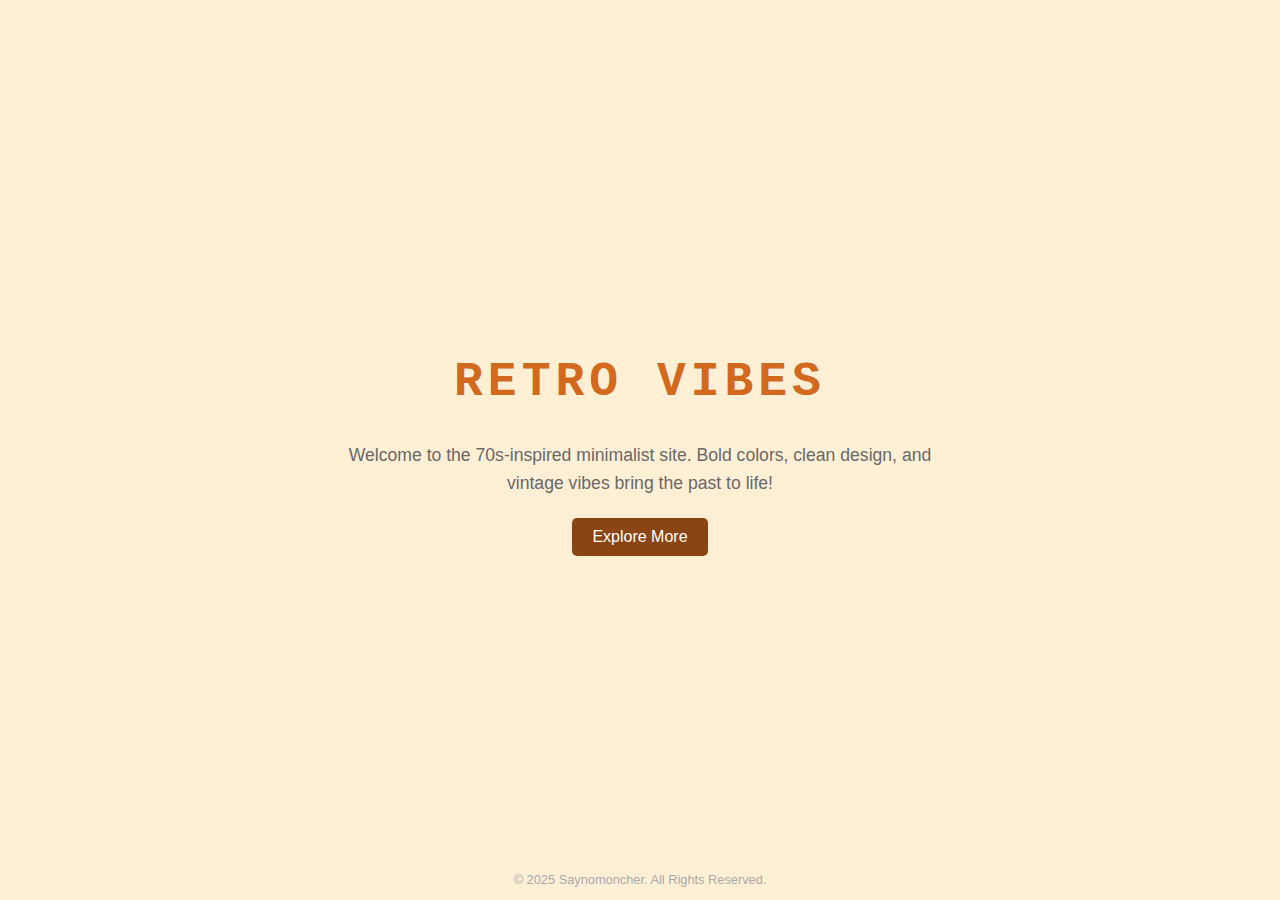
<file: index.html>
<!doctype html>
<html lang="en">
  <head>
    <meta charset="UTF-8" />
    <meta name="viewport" content="width=device-width, initial-scale=1.0" />
    <title>Retro 70s Minimalist</title>
    <style>
      /* General Reset */
      body,
      h1,
      p {
        margin: 0;
        padding: 0;
      }
      body {
        background-color: #ffefd5; /* Pale golden background */
        color: #2c2c2c; /* Deep gray text for contrast */
        font-family: "Arial", sans-serif;
        font-size: 16px;
        line-height: 1.6;
        display: flex;
        flex-direction: column;
        align-items: center;
        justify-content: center;
        height: 100vh;
        overflow: hidden;
        text-align: center;
      }
      h1 {
        font-size: 3rem;
        font-family: "Courier New", monospace; /* Retro font style */
        color: #d2691e; /* Chocolate brown */
        letter-spacing: 5px;
        margin-bottom: 20px;
      }
      p {
        font-size: 1.1rem;
        color: #696969; /* Dim gray */
        max-width: 600px;
      }
      .button {
        background-color: #8b4513; /* Saddle brown */
        color: #fff;
        padding: 10px 20px;
        margin-top: 20px;
        border: none;
        border-radius: 5px;
        font-size: 1rem;
        cursor: pointer;
        transition: background-color 0.3s;
      }
      .button:hover {
        background-color: #a0522d; /* Slightly lighter brown */
      }
      footer {
        position: absolute;
        bottom: 10px;
        font-size: 0.8rem;
        color: #a9a9a9; /* Dark gray */
      }
    </style>
  </head>
  <body>
    <h1>RETRO VIBES</h1>
    <p>
      Welcome to the 70s-inspired minimalist site. Bold colors, clean design,
      and vintage vibes bring the past to life!
    </p>
    <button class="button">Explore More</button>
    <footer>© 2025 Saynomoncher. All Rights Reserved.</footer>
  </body>
</html>
</file>
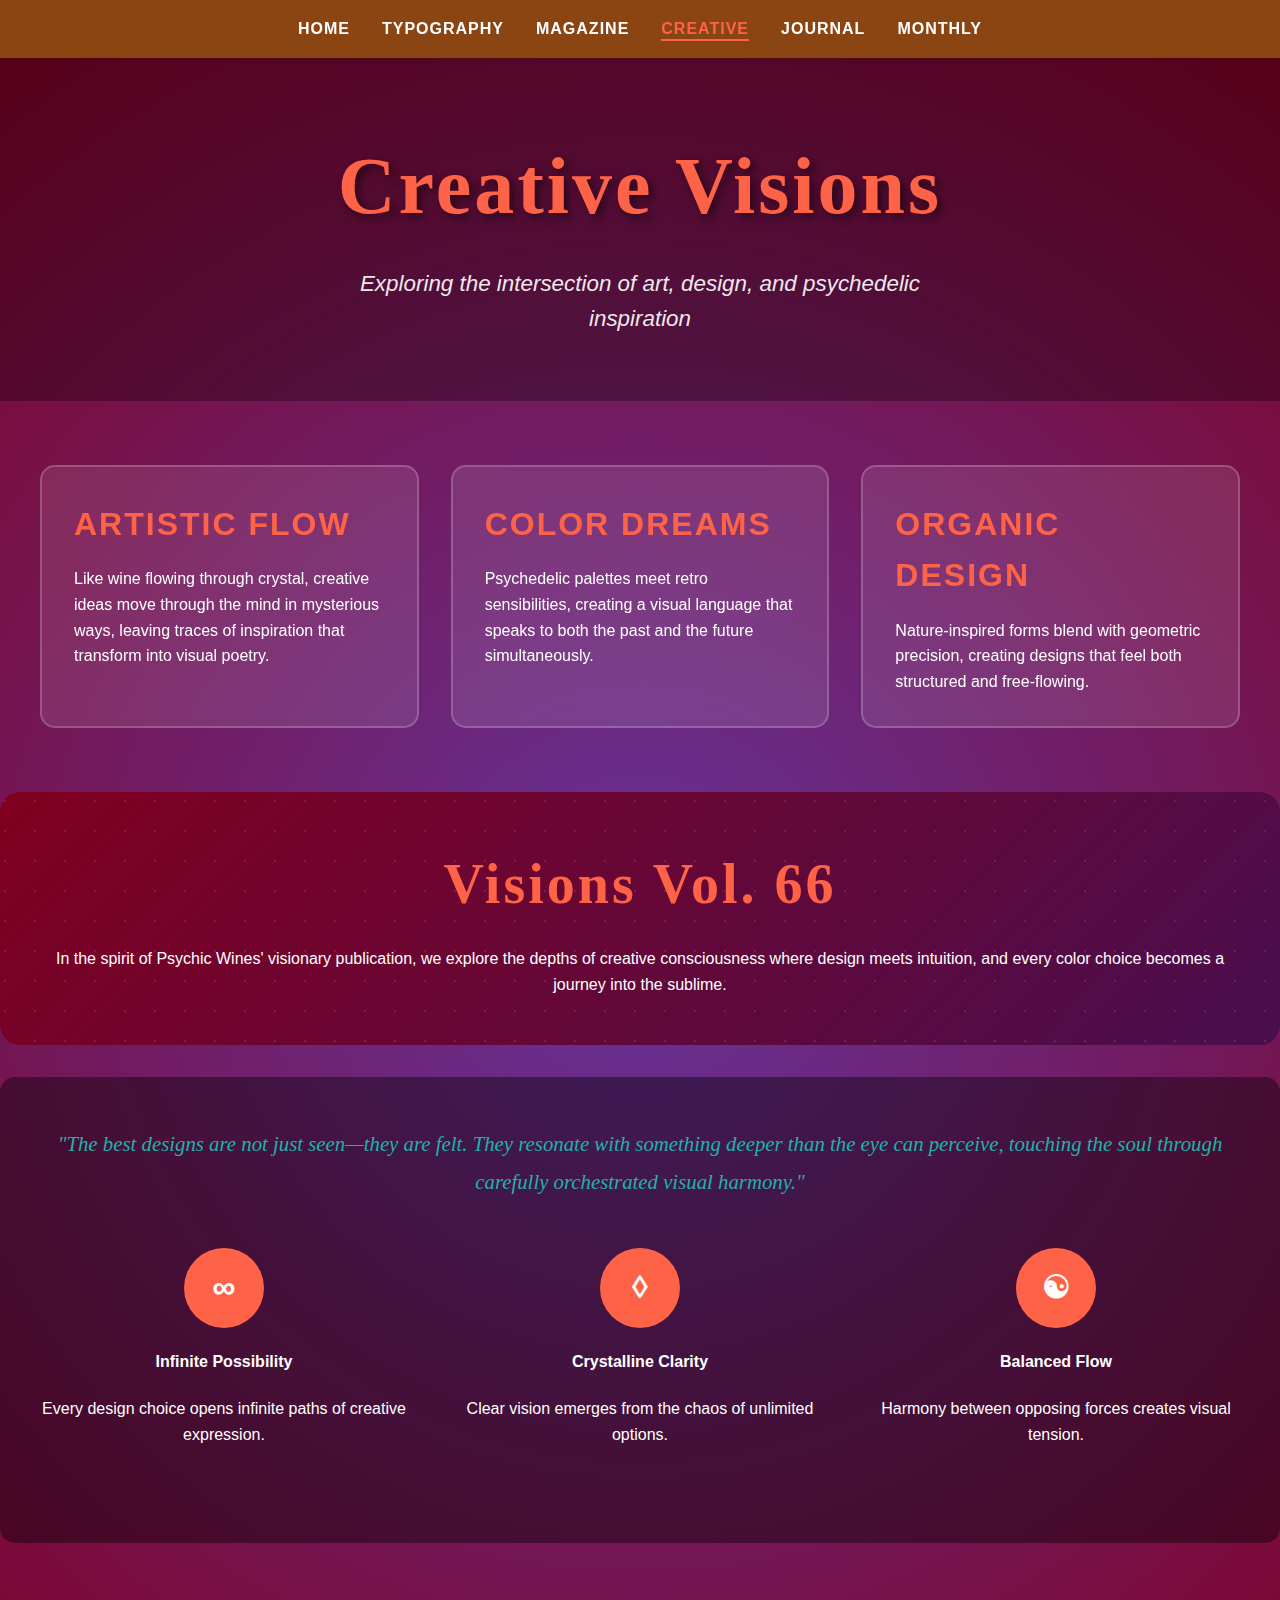
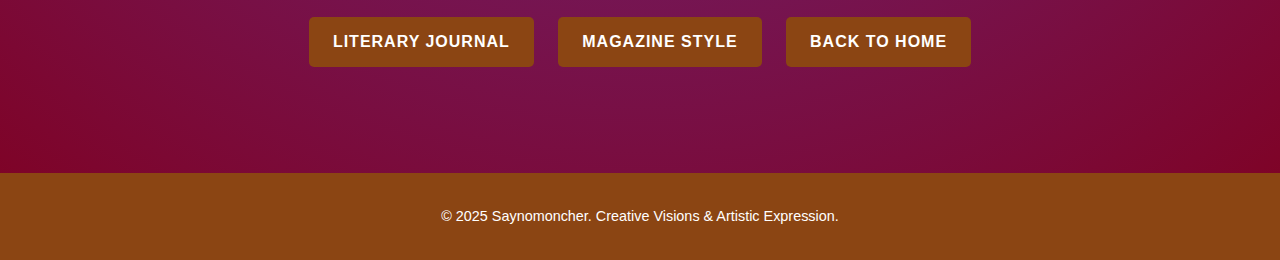
<file: creative.html>
<!DOCTYPE html>
<html lang="en">
<head>
  <meta charset="UTF-8">
  <meta name="viewport" content="width=device-width, initial-scale=1.0">
  <title>Creative Visions - Retro Vibes</title>
  <link rel="stylesheet" href="styles.css">
  <style>
    /* Creative page specific styling */
    body {
      background: radial-gradient(circle at center, var(--retro-purple), var(--retro-burgundy));
      min-height: 100vh;
      color: #fff;
    }
    
    .creative-hero {
      text-align: center;
      padding: 4rem 2rem;
      background: rgba(0,0,0,0.3);
      margin-bottom: 2rem;
    }
    
    .creative-hero h1 {
      font-family: 'Brush Script MT', cursive;
      font-size: 5rem;
      color: var(--retro-orange);
      text-shadow: 4px 4px 8px rgba(0,0,0,0.5);
      margin-bottom: 1rem;
      letter-spacing: 3px;
    }
    
    .creative-hero p {
      font-size: 1.4rem;
      font-style: italic;
      opacity: 0.9;
      max-width: 600px;
      margin: 0 auto;
    }
    
    .visions-grid {
      display: grid;
      grid-template-columns: repeat(auto-fit, minmax(300px, 1fr));
      gap: 2rem;
      padding: 2rem;
      max-width: 1200px;
      margin: 0 auto;
    }
    
    .vision-card {
      background: rgba(255,255,255,0.1);
      backdrop-filter: blur(10px);
      border-radius: 15px;
      padding: 2rem;
      border: 2px solid rgba(255,255,255,0.2);
      transition: transform 0.3s ease, box-shadow 0.3s ease;
    }
    
    .vision-card:hover {
      transform: translateY(-5px);
      box-shadow: 0 10px 25px rgba(0,0,0,0.3);
    }
    
    .vision-card h3 {
      font-family: 'Impact', sans-serif;
      color: var(--retro-orange);
      font-size: 2rem;
      margin-bottom: 1rem;
      text-transform: uppercase;
      letter-spacing: 2px;
    }
    
    .wine-inspired {
      background: linear-gradient(135deg, var(--retro-burgundy), #4a0e4e);
      color: #fff;
      padding: 3rem 2rem;
      margin: 2rem 0;
      border-radius: 20px;
      text-align: center;
      position: relative;
      overflow: hidden;
    }
    
    .wine-inspired::before {
      content: '';
      position: absolute;
      top: -50%;
      left: -50%;
      width: 200%;
      height: 200%;
      background: radial-gradient(circle, rgba(255,255,255,0.1) 1px, transparent 1px);
      background-size: 30px 30px;
      animation: float 20s linear infinite;
    }
    
    @keyframes float {
      0% { transform: translate(-50%, -50%) rotate(0deg); }
      100% { transform: translate(-50%, -50%) rotate(360deg); }
    }
    
    .wine-inspired h2 {
      font-family: 'Brush Script MT', cursive;
      font-size: 3.5rem;
      color: var(--retro-orange);
      margin-bottom: 1rem;
      position: relative;
      z-index: 1;
    }
    
    .psychic-section {
      background: rgba(0,0,0,0.4);
      padding: 3rem 2rem;
      margin: 2rem 0;
      border-radius: 15px;
      text-align: center;
    }
    
    .psychic-text {
      font-family: 'Georgia', serif;
      font-size: 1.3rem;
      font-style: italic;
      line-height: 1.8;
      color: var(--retro-teal);
      margin-bottom: 2rem;
    }
    
    .creative-elements {
      display: flex;
      justify-content: space-around;
      flex-wrap: wrap;
      gap: 2rem;
      margin: 3rem 0;
    }
    
    .element {
      text-align: center;
      flex: 1;
      min-width: 150px;
    }
    
    .element-icon {
      width: 80px;
      height: 80px;
      border-radius: 50%;
      background: var(--retro-orange);
      display: flex;
      align-items: center;
      justify-content: center;
      margin: 0 auto 1rem;
      font-size: 2rem;
      font-weight: bold;
      color: #fff;
    }
    
    @media (max-width: 768px) {
      .creative-hero h1 {
        font-size: 3rem;
      }
      
      .wine-inspired h2 {
        font-size: 2.5rem;
      }
      
      .creative-elements {
        flex-direction: column;
        align-items: center;
      }
    }
  </style>
</head>
<body>
  <nav>
    <ul>
      <li><a href="index.html">Home</a></li>
      <li><a href="typography.html">Typography</a></li>
      <li><a href="magazine.html">Magazine</a></li>
      <li><a href="creative.html" class="active">Creative</a></li>
      <li><a href="journal.html">Journal</a></li>
      <li><a href="monthly.html">Monthly</a></li>
    </ul>
  </nav>

  <header class="creative-hero">
    <h1>Creative Visions</h1>
    <p>Exploring the intersection of art, design, and psychedelic inspiration</p>
  </header>

  <div class="visions-grid">
    <div class="vision-card">
      <h3>Artistic Flow</h3>
      <p>Like wine flowing through crystal, creative ideas move through the mind in mysterious ways, leaving traces of inspiration that transform into visual poetry.</p>
    </div>
    
    <div class="vision-card">
      <h3>Color Dreams</h3>
      <p>Psychedelic palettes meet retro sensibilities, creating a visual language that speaks to both the past and the future simultaneously.</p>
    </div>
    
    <div class="vision-card">
      <h3>Organic Design</h3>
      <p>Nature-inspired forms blend with geometric precision, creating designs that feel both structured and free-flowing.</p>
    </div>
  </div>

  <section class="wine-inspired">
    <h2>Visions Vol. 66</h2>
    <p>In the spirit of Psychic Wines' visionary publication, we explore the depths of creative consciousness where design meets intuition, and every color choice becomes a journey into the sublime.</p>
  </section>

  <section class="psychic-section">
    <p class="psychic-text">
      "The best designs are not just seen—they are felt. They resonate with something deeper than the eye can perceive, touching the soul through carefully orchestrated visual harmony."
    </p>
    
    <div class="creative-elements">
      <div class="element">
        <div class="element-icon">∞</div>
        <h4>Infinite Possibility</h4>
        <p>Every design choice opens infinite paths of creative expression.</p>
      </div>
      
      <div class="element">
        <div class="element-icon">◊</div>
        <h4>Crystalline Clarity</h4>
        <p>Clear vision emerges from the chaos of unlimited options.</p>
      </div>
      
      <div class="element">
        <div class="element-icon">☯</div>
        <h4>Balanced Flow</h4>
        <p>Harmony between opposing forces creates visual tension.</p>
      </div>
    </div>
  </section>

  <div class="container text-center">
    <a href="journal.html" class="btn">Literary Journal</a>
    <a href="magazine.html" class="btn">Magazine Style</a>
    <a href="index.html" class="btn">Back to Home</a>
  </div>

  <footer>© 2025 Saynomoncher. Creative Visions & Artistic Expression.</footer>
</body>
</html>
</file>
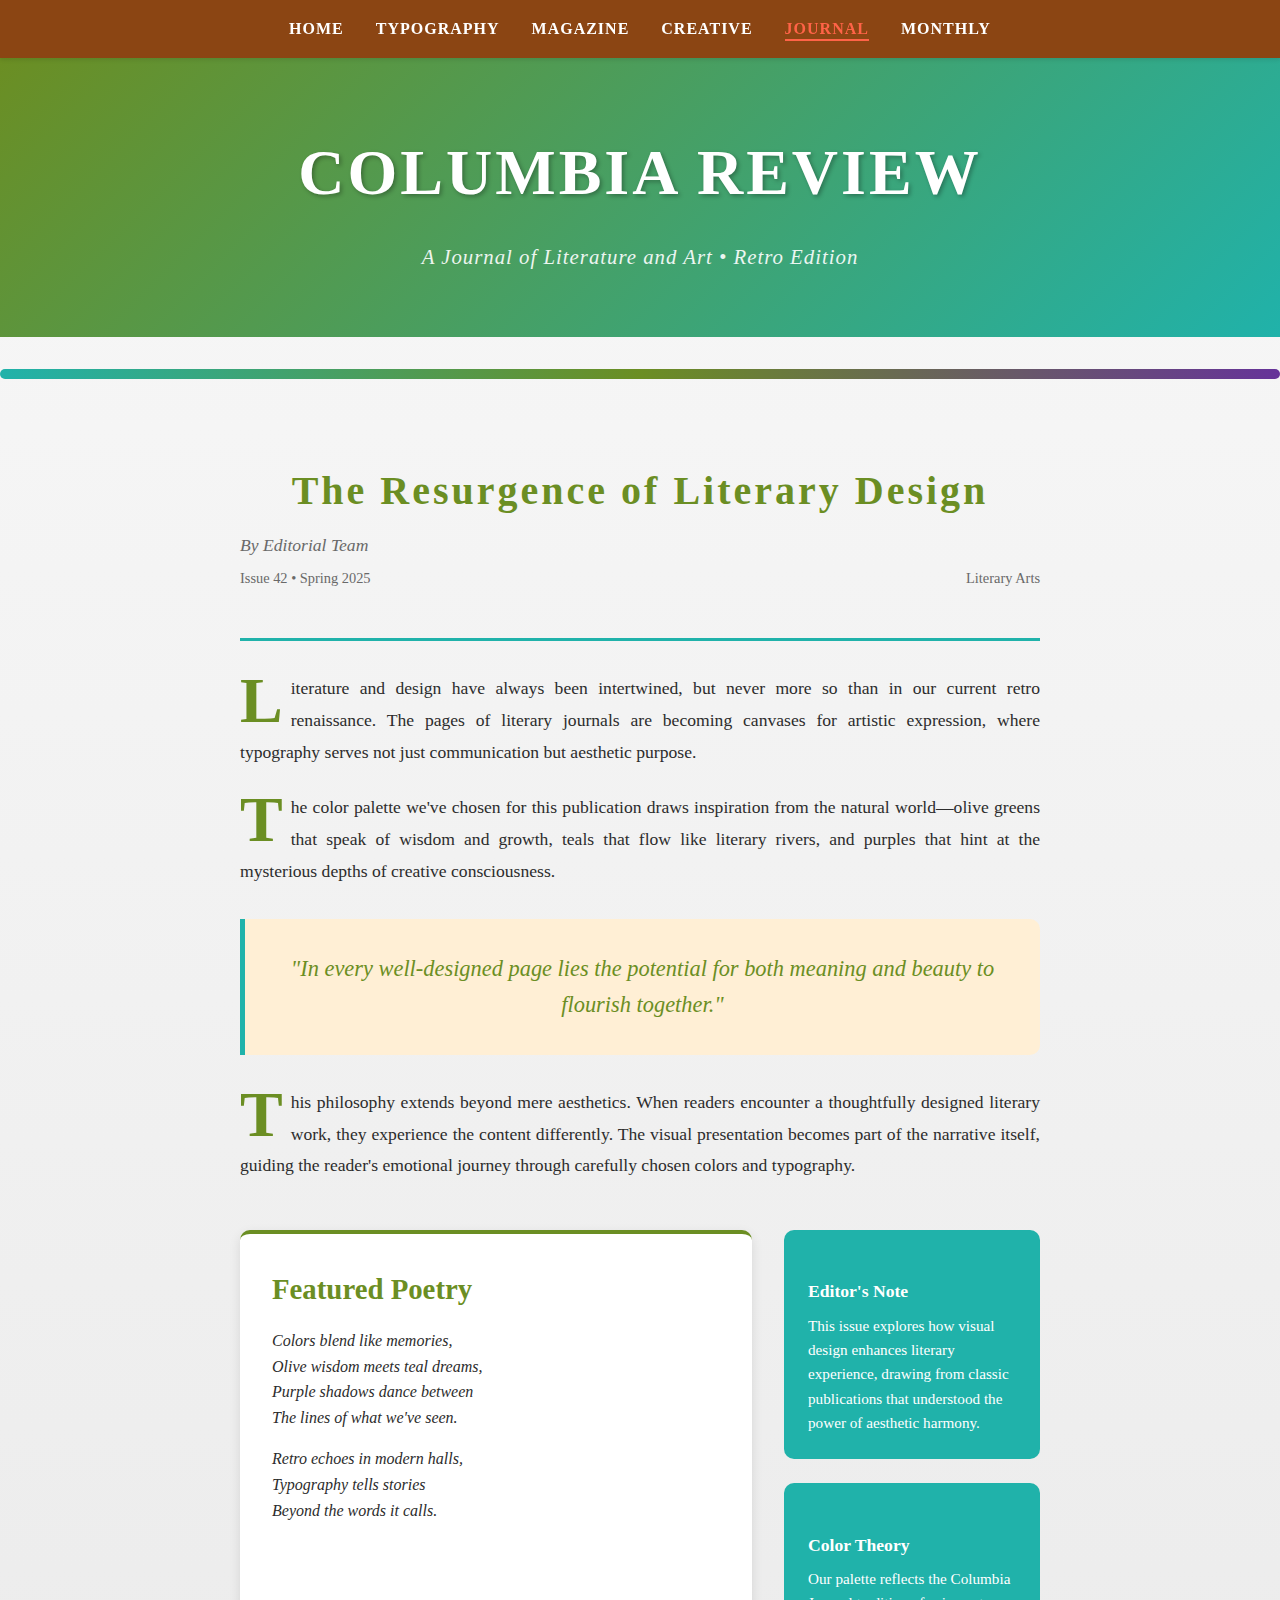
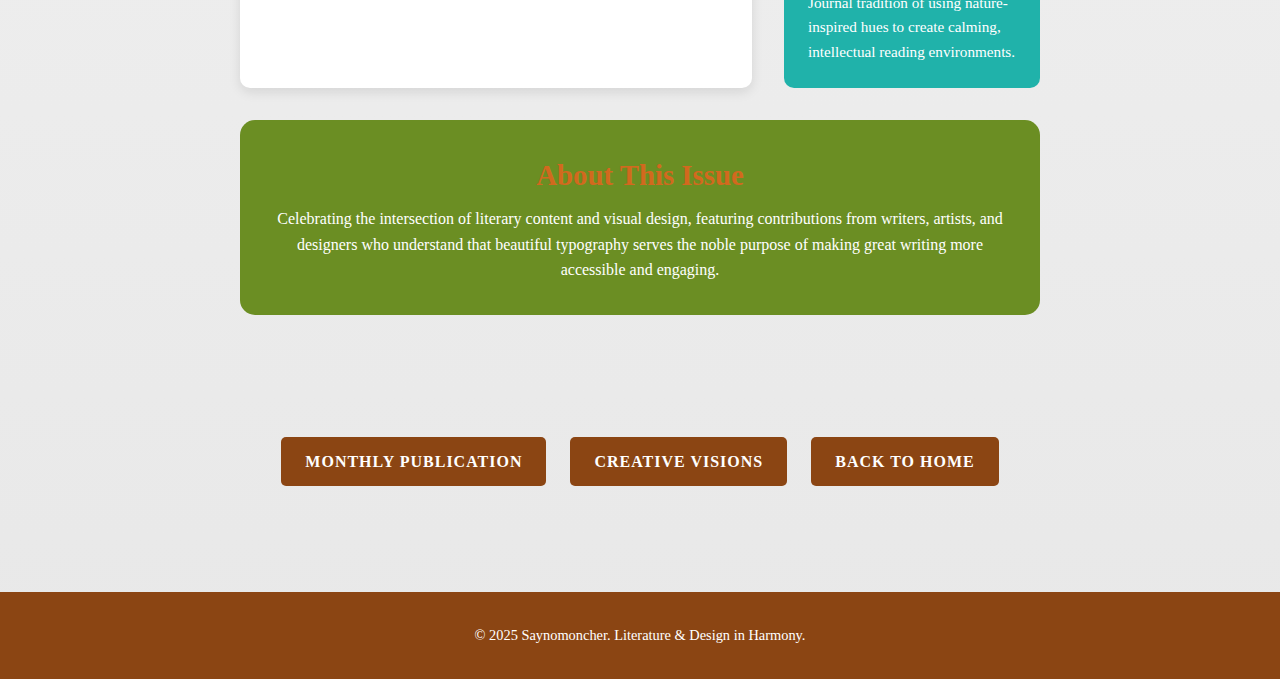
<file: journal.html>
<!DOCTYPE html>
<html lang="en">
<head>
  <meta charset="UTF-8">
  <meta name="viewport" content="width=device-width, initial-scale=1.0">
  <title>Literary Journal - Retro Vibes</title>
  <link rel="stylesheet" href="styles.css">
  <style>
    /* Journal page specific styling inspired by Columbia Journal */
    body {
      background: linear-gradient(to bottom, #f8f8f8, #e8e8e8);
      min-height: 100vh;
      font-family: 'Georgia', serif;
    }
    
    .journal-header {
      background: linear-gradient(135deg, var(--retro-olive), var(--retro-teal));
      color: #fff;
      padding: 4rem 2rem;
      text-align: center;
      position: relative;
    }
    
    .journal-header h1 {
      font-family: 'Georgia', serif;
      font-size: 4rem;
      color: #fff;
      letter-spacing: 3px;
      margin-bottom: 1rem;
      text-shadow: 2px 2px 4px rgba(0,0,0,0.3);
    }
    
    .journal-subtitle {
      font-size: 1.3rem;
      font-style: italic;
      opacity: 0.9;
      letter-spacing: 1px;
    }
    
    .journal-content {
      max-width: 800px;
      margin: 0 auto;
      padding: 3rem 2rem;
    }
    
    .article-header {
      border-bottom: 3px solid var(--retro-teal);
      padding-bottom: 1rem;
      margin-bottom: 2rem;
    }
    
    .article-header h2 {
      font-family: 'Georgia', serif;
      font-size: 2.5rem;
      color: var(--retro-olive);
      margin-bottom: 0.5rem;
      font-weight: bold;
    }
    
    .byline {
      color: var(--retro-muted);
      font-style: italic;
      font-size: 1.1rem;
      margin-bottom: 0.5rem;
    }
    
    .article-meta {
      display: flex;
      justify-content: space-between;
      align-items: center;
      font-size: 0.9rem;
      color: var(--retro-muted);
      margin-bottom: 2rem;
    }
    
    .journal-text {
      font-size: 1.1rem;
      line-height: 1.8;
      color: var(--retro-text);
      margin-bottom: 1.5rem;
      text-align: justify;
    }
    
    .journal-text:first-letter {
      float: left;
      font-size: 4rem;
      line-height: 3rem;
      padding-right: 8px;
      padding-top: 4px;
      font-weight: bold;
      color: var(--retro-olive);
      font-family: 'Georgia', serif;
    }
    
    .pull-quote {
      background: var(--retro-bg);
      border-left: 5px solid var(--retro-teal);
      padding: 2rem;
      margin: 2rem 0;
      font-size: 1.4rem;
      font-style: italic;
      color: var(--retro-olive);
      text-align: center;
      border-radius: 0 10px 10px 0;
    }
    
    .columbia-colors {
      background: linear-gradient(90deg, var(--retro-teal), var(--retro-olive), var(--retro-purple));
      height: 10px;
      margin: 2rem 0;
      border-radius: 5px;
    }
    
    .literary-grid {
      display: grid;
      grid-template-columns: 2fr 1fr;
      gap: 2rem;
      margin-top: 3rem;
    }
    
    .poetry-section {
      background: #fff;
      padding: 2rem;
      border-radius: 10px;
      box-shadow: 0 4px 12px rgba(0,0,0,0.1);
      border-top: 4px solid var(--retro-olive);
    }
    
    .poetry-section h3 {
      color: var(--retro-olive);
      font-size: 1.8rem;
      margin-bottom: 1rem;
      font-family: 'Georgia', serif;
    }
    
    .poem {
      font-style: italic;
      line-height: 1.6;
      color: var(--retro-text);
      margin-bottom: 1rem;
    }
    
    .sidebar-journal {
      display: flex;
      flex-direction: column;
      gap: 1.5rem;
    }
    
    .journal-note {
      background: var(--retro-teal);
      color: #fff;
      padding: 1.5rem;
      border-radius: 10px;
      font-size: 0.95rem;
    }
    
    .journal-note h4 {
      color: #fff;
      margin-bottom: 0.5rem;
      font-size: 1.1rem;
    }
    
    .issue-info-box {
      background: var(--retro-olive);
      color: #fff;
      padding: 2rem;
      border-radius: 15px;
      text-align: center;
      margin: 2rem 0;
    }
    
    @media (max-width: 768px) {
      .journal-header h1 {
        font-size: 2.5rem;
        letter-spacing: 2px;
      }
      
      .literary-grid {
        grid-template-columns: 1fr;
      }
      
      .journal-content {
        padding: 2rem 1rem;
      }
    }
  </style>
</head>
<body>
  <nav>
    <ul>
      <li><a href="index.html">Home</a></li>
      <li><a href="typography.html">Typography</a></li>
      <li><a href="magazine.html">Magazine</a></li>
      <li><a href="creative.html">Creative</a></li>
      <li><a href="journal.html" class="active">Journal</a></li>
      <li><a href="monthly.html">Monthly</a></li>
    </ul>
  </nav>

  <header class="journal-header">
    <h1>COLUMBIA REVIEW</h1>
    <p class="journal-subtitle">A Journal of Literature and Art • Retro Edition</p>
  </header>

  <div class="columbia-colors"></div>

  <main class="journal-content">
    <article class="article-header">
      <h2>The Resurgence of Literary Design</h2>
      <p class="byline">By Editorial Team</p>
      <div class="article-meta">
        <span>Issue 42 • Spring 2025</span>
        <span>Literary Arts</span>
      </div>
    </article>

    <p class="journal-text">
      Literature and design have always been intertwined, but never more so than in our current retro renaissance. The pages of literary journals are becoming canvases for artistic expression, where typography serves not just communication but aesthetic purpose.
    </p>

    <p class="journal-text">
      The color palette we've chosen for this publication draws inspiration from the natural world—olive greens that speak of wisdom and growth, teals that flow like literary rivers, and purples that hint at the mysterious depths of creative consciousness.
    </p>

    <div class="pull-quote">
      "In every well-designed page lies the potential for both meaning and beauty to flourish together."
    </div>

    <p class="journal-text">
      This philosophy extends beyond mere aesthetics. When readers encounter a thoughtfully designed literary work, they experience the content differently. The visual presentation becomes part of the narrative itself, guiding the reader's emotional journey through carefully chosen colors and typography.
    </p>

    <div class="literary-grid">
      <div class="poetry-section">
        <h3>Featured Poetry</h3>
        <div class="poem">
          Colors blend like memories,<br>
          Olive wisdom meets teal dreams,<br>
          Purple shadows dance between<br>
          The lines of what we've seen.
        </div>
        <div class="poem">
          Retro echoes in modern halls,<br>
          Typography tells stories<br>
          Beyond the words it calls.
        </div>
      </div>

      <div class="sidebar-journal">
        <div class="journal-note">
          <h4>Editor's Note</h4>
          <p>This issue explores how visual design enhances literary experience, drawing from classic publications that understood the power of aesthetic harmony.</p>
        </div>
        
        <div class="journal-note">
          <h4>Color Theory</h4>
          <p>Our palette reflects the Columbia Journal tradition of using nature-inspired hues to create calming, intellectual reading environments.</p>
        </div>
      </div>
    </div>

    <div class="issue-info-box">
      <h3>About This Issue</h3>
      <p>Celebrating the intersection of literary content and visual design, featuring contributions from writers, artists, and designers who understand that beautiful typography serves the noble purpose of making great writing more accessible and engaging.</p>
    </div>
  </main>

  <div class="container text-center">
    <a href="monthly.html" class="btn">Monthly Publication</a>
    <a href="creative.html" class="btn">Creative Visions</a>
    <a href="index.html" class="btn">Back to Home</a>
  </div>

  <footer>© 2025 Saynomoncher. Literature & Design in Harmony.</footer>
</body>
</html>
</file>
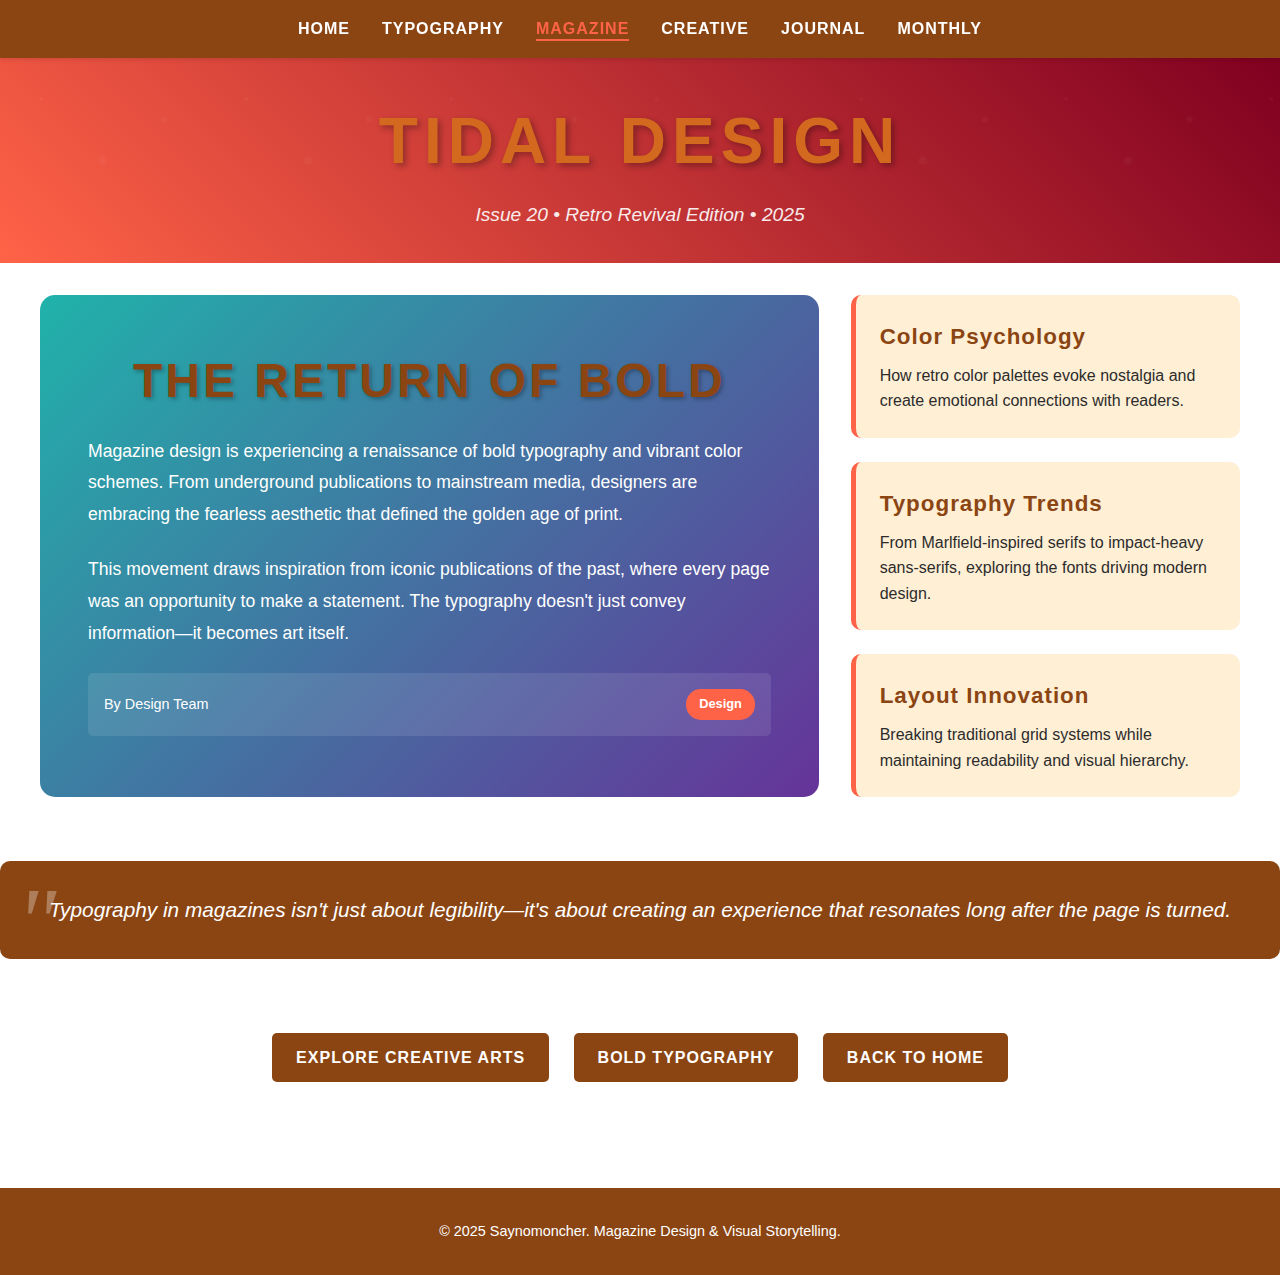
<file: magazine.html>
<!DOCTYPE html>
<html lang="en">
<head>
  <meta charset="UTF-8">
  <meta name="viewport" content="width=device-width, initial-scale=1.0">
  <title>Magazine Style - Retro Vibes</title>
  <link rel="stylesheet" href="styles.css">
  <style>
    /* Magazine layout specific styling */
    body {
      background-color: #fff;
      min-height: 100vh;
    }
    
    .magazine-header {
      background: linear-gradient(45deg, var(--retro-orange), var(--retro-burgundy));
      color: #fff;
      padding: 2rem;
      text-align: center;
      position: relative;
      overflow: hidden;
    }
    
    .magazine-header::before {
      content: '';
      position: absolute;
      top: 0;
      left: 0;
      right: 0;
      bottom: 0;
      background: url('data:image/svg+xml,<svg xmlns="http://www.w3.org/2000/svg" viewBox="0 0 100 100"><circle cx="50" cy="50" r="2" fill="rgba(255,255,255,0.1)"/><circle cx="20" cy="20" r="1" fill="rgba(255,255,255,0.1)"/><circle cx="80" cy="30" r="1.5" fill="rgba(255,255,255,0.1)"/></svg>');
      opacity: 0.3;
    }
    
    .magazine-title {
      font-family: 'Impact', 'Arial Black', sans-serif;
      font-size: 4rem;
      letter-spacing: 6px;
      text-shadow: 3px 3px 6px rgba(0,0,0,0.3);
      margin-bottom: 0.5rem;
      position: relative;
      z-index: 1;
    }
    
    .issue-info {
      font-size: 1.2rem;
      font-style: italic;
      opacity: 0.9;
      position: relative;
      z-index: 1;
    }
    
    .magazine-grid {
      display: grid;
      grid-template-columns: 2fr 1fr;
      gap: 2rem;
      padding: 2rem;
      max-width: 1200px;
      margin: 0 auto;
    }
    
    .featured-article {
      background: linear-gradient(135deg, var(--retro-teal), var(--retro-purple));
      color: #fff;
      padding: 3rem;
      border-radius: 15px;
      position: relative;
    }
    
    .featured-article h2 {
      font-family: 'Impact', sans-serif;
      font-size: 3rem;
      letter-spacing: 3px;
      margin-bottom: 1rem;
      text-shadow: 2px 2px 4px rgba(0,0,0,0.3);
    }
    
    .featured-article p {
      font-size: 1.1rem;
      line-height: 1.8;
      margin-bottom: 1.5rem;
    }
    
    .sidebar {
      display: flex;
      flex-direction: column;
      gap: 1.5rem;
    }
    
    .sidebar-item {
      background: var(--retro-bg);
      padding: 1.5rem;
      border-radius: 10px;
      border-left: 5px solid var(--retro-orange);
    }
    
    .sidebar-item h3 {
      font-family: 'Impact', sans-serif;
      color: var(--retro-secondary);
      font-size: 1.4rem;
      margin-bottom: 0.5rem;
      letter-spacing: 1px;
    }
    
    .quote-box {
      background: var(--retro-secondary);
      color: #fff;
      padding: 2rem;
      margin: 2rem 0;
      border-radius: 10px;
      font-style: italic;
      font-size: 1.3rem;
      text-align: center;
      position: relative;
    }
    
    .quote-box::before {
      content: '"';
      font-size: 6rem;
      position: absolute;
      top: -1rem;
      left: 1rem;
      opacity: 0.3;
      font-family: serif;
    }
    
    .article-meta {
      display: flex;
      justify-content: space-between;
      align-items: center;
      padding: 1rem;
      background: rgba(255,255,255,0.1);
      border-radius: 5px;
      margin-top: 1rem;
      font-size: 0.9rem;
    }
    
    .tag {
      background: var(--retro-orange);
      color: #fff;
      padding: 0.3rem 0.8rem;
      border-radius: 15px;
      font-size: 0.8rem;
      font-weight: bold;
    }
    
    @media (max-width: 768px) {
      .magazine-grid {
        grid-template-columns: 1fr;
        padding: 1rem;
      }
      
      .magazine-title {
        font-size: 2.5rem;
        letter-spacing: 3px;
      }
      
      .featured-article h2 {
        font-size: 2rem;
        letter-spacing: 2px;
      }
    }
  </style>
</head>
<body>
  <nav>
    <ul>
      <li><a href="index.html">Home</a></li>
      <li><a href="typography.html">Typography</a></li>
      <li><a href="magazine.html" class="active">Magazine</a></li>
      <li><a href="creative.html">Creative</a></li>
      <li><a href="journal.html">Journal</a></li>
      <li><a href="monthly.html">Monthly</a></li>
    </ul>
  </nav>

  <header class="magazine-header">
    <h1 class="magazine-title">TIDAL DESIGN</h1>
    <p class="issue-info">Issue 20 • Retro Revival Edition • 2025</p>
  </header>

  <div class="magazine-grid">
    <article class="featured-article">
      <h2>THE RETURN OF BOLD</h2>
      <p>Magazine design is experiencing a renaissance of bold typography and vibrant color schemes. From underground publications to mainstream media, designers are embracing the fearless aesthetic that defined the golden age of print.</p>
      
      <p>This movement draws inspiration from iconic publications of the past, where every page was an opportunity to make a statement. The typography doesn't just convey information—it becomes art itself.</p>
      
      <div class="article-meta">
        <span>By Design Team</span>
        <span class="tag">Design</span>
      </div>
    </article>

    <aside class="sidebar">
      <div class="sidebar-item">
        <h3>Color Psychology</h3>
        <p>How retro color palettes evoke nostalgia and create emotional connections with readers.</p>
      </div>
      
      <div class="sidebar-item">
        <h3>Typography Trends</h3>
        <p>From Marlfield-inspired serifs to impact-heavy sans-serifs, exploring the fonts driving modern design.</p>
      </div>
      
      <div class="sidebar-item">
        <h3>Layout Innovation</h3>
        <p>Breaking traditional grid systems while maintaining readability and visual hierarchy.</p>
      </div>
    </aside>
  </div>

  <div class="quote-box">
    Typography in magazines isn't just about legibility—it's about creating an experience that resonates long after the page is turned.
  </div>

  <div class="container text-center">
    <a href="creative.html" class="btn">Explore Creative Arts</a>
    <a href="typography.html" class="btn">Bold Typography</a>
    <a href="index.html" class="btn">Back to Home</a>
  </div>

  <footer>© 2025 Saynomoncher. Magazine Design & Visual Storytelling.</footer>
</body>
</html>
</file>
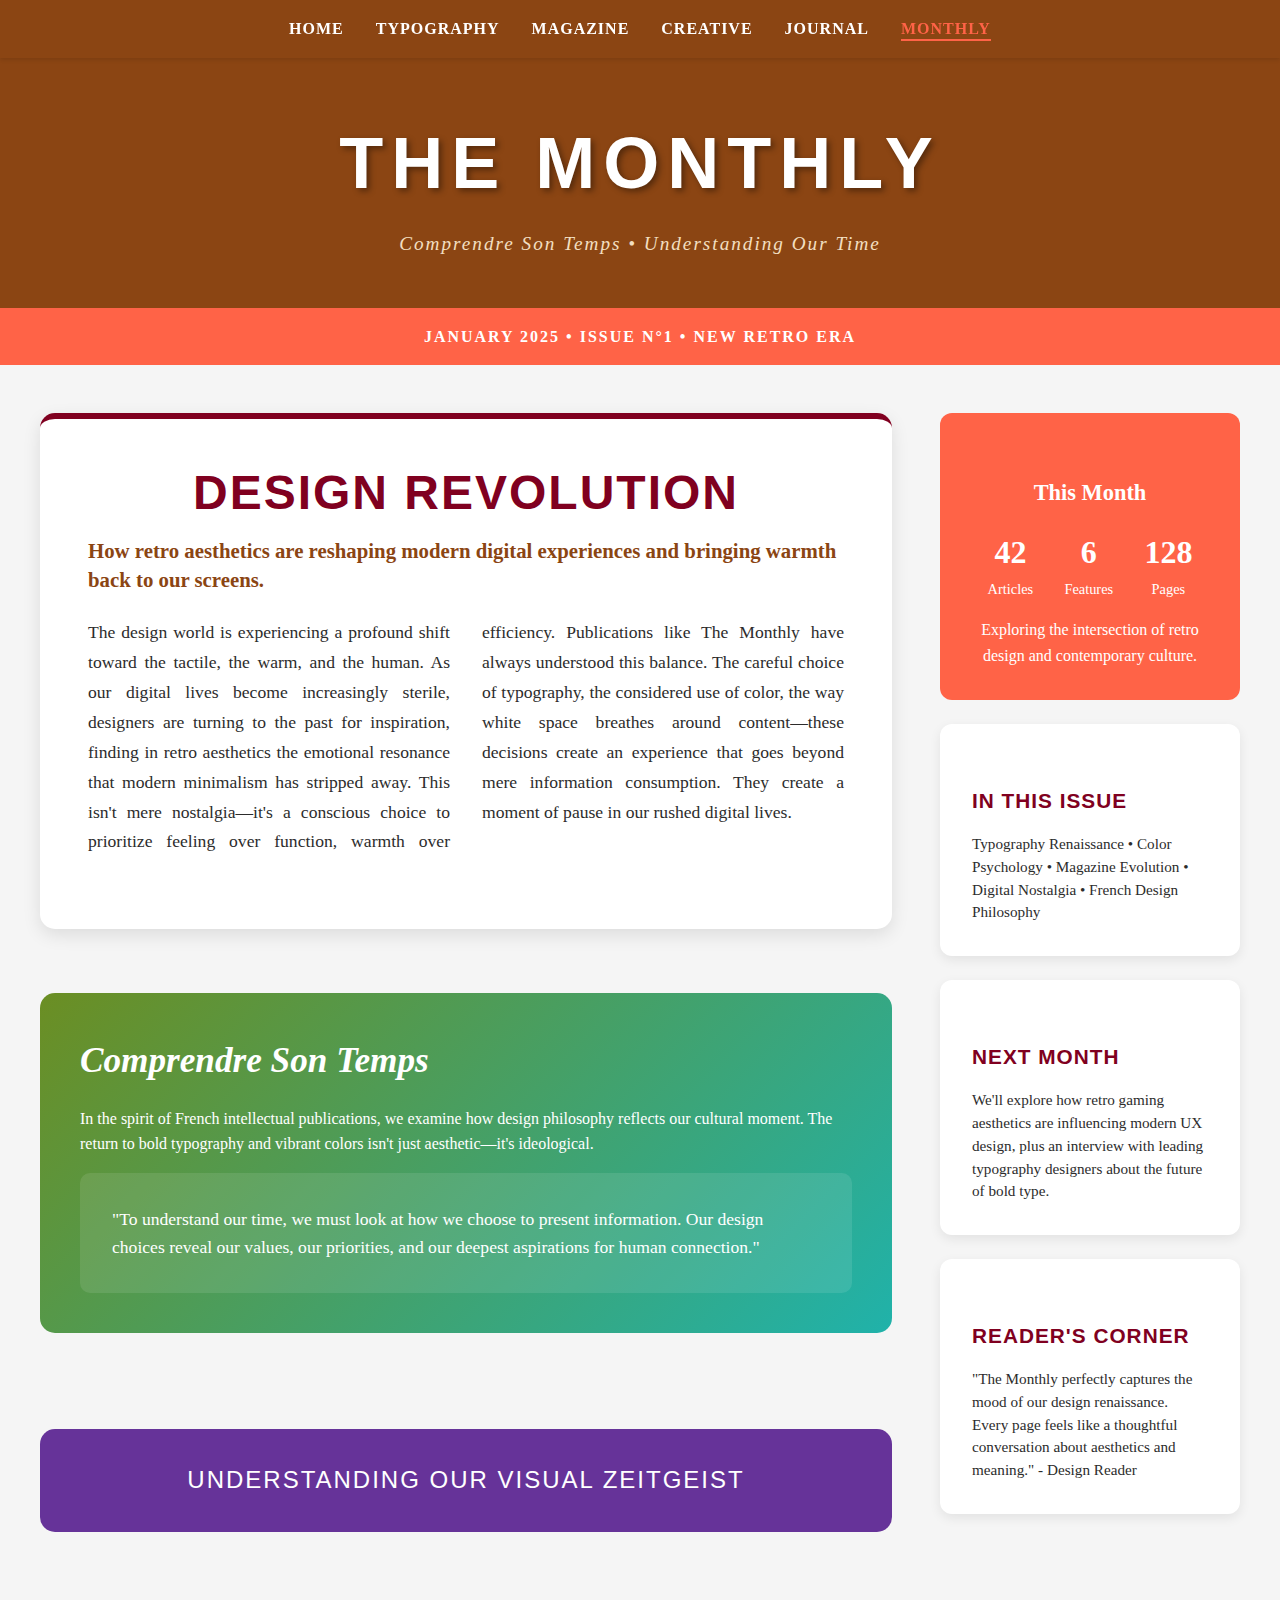
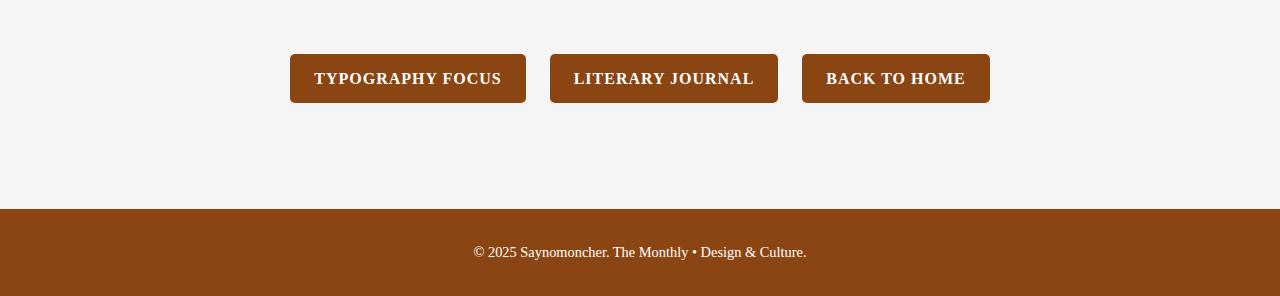
<file: monthly.html>
<!DOCTYPE html>
<html lang="en">
<head>
  <meta charset="UTF-8">
  <meta name="viewport" content="width=device-width, initial-scale=1.0">
  <title>The Monthly - Retro Vibes</title>
  <link rel="stylesheet" href="styles.css">
  <style>
    /* Monthly publication styling inspired by The Monthly and French magazines */
    body {
      background: #f5f5f5;
      min-height: 100vh;
      font-family: 'Georgia', serif;
    }
    
    .monthly-masthead {
      background: var(--retro-secondary);
      color: #fff;
      padding: 3rem 2rem;
      text-align: center;
      position: relative;
    }
    
    .monthly-masthead h1 {
      font-family: 'Impact', 'Arial Black', sans-serif;
      font-size: 4.5rem;
      color: #fff;
      letter-spacing: 8px;
      margin-bottom: 0.5rem;
      text-shadow: 3px 3px 6px rgba(0,0,0,0.4);
    }
    
    .french-subtitle {
      font-size: 1.2rem;
      font-style: italic;
      opacity: 0.9;
      color: var(--retro-bg);
      letter-spacing: 2px;
    }
    
    .date-banner {
      background: var(--retro-orange);
      color: #fff;
      text-align: center;
      padding: 1rem;
      font-weight: bold;
      letter-spacing: 2px;
      text-transform: uppercase;
    }
    
    .monthly-grid {
      display: grid;
      grid-template-columns: 1fr 300px;
      gap: 3rem;
      max-width: 1200px;
      margin: 0 auto;
      padding: 3rem 2rem;
    }
    
    .main-content {
      display: flex;
      flex-direction: column;
      gap: 2rem;
    }
    
    .feature-story {
      background: #fff;
      padding: 3rem;
      border-radius: 15px;
      box-shadow: 0 6px 18px rgba(0,0,0,0.1);
      border-top: 6px solid var(--retro-burgundy);
    }
    
    .feature-story h2 {
      font-family: 'Impact', sans-serif;
      font-size: 3rem;
      color: var(--retro-burgundy);
      margin-bottom: 1rem;
      letter-spacing: 2px;
      line-height: 1.1;
    }
    
    .story-lead {
      font-size: 1.3rem;
      color: var(--retro-secondary);
      font-weight: bold;
      margin-bottom: 1.5rem;
      line-height: 1.4;
    }
    
    .story-text {
      font-size: 1.1rem;
      line-height: 1.7;
      color: var(--retro-text);
      margin-bottom: 1.5rem;
      columns: 2;
      column-gap: 2rem;
      text-align: justify;
    }
    
    .french-section {
      background: linear-gradient(135deg, var(--retro-olive), var(--retro-teal));
      color: #fff;
      padding: 2.5rem;
      border-radius: 15px;
      margin: 2rem 0;
    }
    
    .french-section h3 {
      font-family: 'Georgia', serif;
      font-size: 2.2rem;
      color: #fff;
      margin-bottom: 1rem;
      font-style: italic;
    }
    
    .comprehension-box {
      background: rgba(255,255,255,0.1);
      padding: 2rem;
      border-radius: 10px;
      margin-top: 1rem;
      font-size: 1.1rem;
      line-height: 1.6;
    }
    
    .monthly-sidebar {
      display: flex;
      flex-direction: column;
      gap: 1.5rem;
    }
    
    .sidebar-section {
      background: #fff;
      padding: 2rem;
      border-radius: 12px;
      box-shadow: 0 4px 12px rgba(0,0,0,0.08);
    }
    
    .sidebar-section h4 {
      color: var(--retro-burgundy);
      font-size: 1.3rem;
      margin-bottom: 1rem;
      font-family: 'Impact', sans-serif;
      letter-spacing: 1px;
      text-transform: uppercase;
    }
    
    .sidebar-section p {
      font-size: 0.95rem;
      line-height: 1.5;
      color: var(--retro-text);
    }
    
    .this-month {
      background: var(--retro-orange);
      color: #fff;
      padding: 2rem;
      border-radius: 12px;
      text-align: center;
    }
    
    .this-month h4 {
      color: #fff;
      margin-bottom: 1rem;
      font-size: 1.4rem;
    }
    
    .monthly-stats {
      display: flex;
      justify-content: space-around;
      margin: 1rem 0;
      font-size: 0.9rem;
    }
    
    .stat {
      text-align: center;
    }
    
    .stat-number {
      font-size: 2rem;
      font-weight: bold;
      display: block;
    }
    
    .time-banner {
      background: var(--retro-purple);
      color: #fff;
      text-align: center;
      padding: 2rem;
      margin: 2rem 0;
      border-radius: 15px;
      font-family: 'Impact', sans-serif;
      font-size: 1.5rem;
      letter-spacing: 2px;
    }
    
    @media (max-width: 968px) {
      .monthly-grid {
        grid-template-columns: 1fr;
        gap: 2rem;
        padding: 2rem 1rem;
      }
      
      .monthly-masthead h1 {
        font-size: 3rem;
        letter-spacing: 4px;
      }
      
      .story-text {
        columns: 1;
      }
      
      .feature-story h2 {
        font-size: 2.2rem;
      }
    }
  </style>
</head>
<body>
  <nav>
    <ul>
      <li><a href="index.html">Home</a></li>
      <li><a href="typography.html">Typography</a></li>
      <li><a href="magazine.html">Magazine</a></li>
      <li><a href="creative.html">Creative</a></li>
      <li><a href="journal.html">Journal</a></li>
      <li><a href="monthly.html" class="active">Monthly</a></li>
    </ul>
  </nav>

  <header class="monthly-masthead">
    <h1>THE MONTHLY</h1>
    <p class="french-subtitle">Comprendre Son Temps • Understanding Our Time</p>
  </header>

  <div class="date-banner">
    January 2025 • Issue N°1 • New Retro Era
  </div>

  <div class="monthly-grid">
    <main class="main-content">
      <article class="feature-story">
        <h2>DESIGN REVOLUTION</h2>
        <p class="story-lead">How retro aesthetics are reshaping modern digital experiences and bringing warmth back to our screens.</p>
        
        <div class="story-text">
          The design world is experiencing a profound shift toward the tactile, the warm, and the human. As our digital lives become increasingly sterile, designers are turning to the past for inspiration, finding in retro aesthetics the emotional resonance that modern minimalism has stripped away. This isn't mere nostalgia—it's a conscious choice to prioritize feeling over function, warmth over efficiency.
          
          Publications like The Monthly have always understood this balance. The careful choice of typography, the considered use of color, the way white space breathes around content—these decisions create an experience that goes beyond mere information consumption. They create a moment of pause in our rushed digital lives.
        </div>
      </article>

      <section class="french-section">
        <h3>Comprendre Son Temps</h3>
        <p>In the spirit of French intellectual publications, we examine how design philosophy reflects our cultural moment. The return to bold typography and vibrant colors isn't just aesthetic—it's ideological.</p>
        
        <div class="comprehension-box">
          "To understand our time, we must look at how we choose to present information. Our design choices reveal our values, our priorities, and our deepest aspirations for human connection."
        </div>
      </section>

      <div class="time-banner">
        UNDERSTANDING OUR VISUAL ZEITGEIST
      </div>
    </main>

    <aside class="monthly-sidebar">
      <div class="this-month">
        <h4>This Month</h4>
        <div class="monthly-stats">
          <div class="stat">
            <span class="stat-number">42</span>
            <span>Articles</span>
          </div>
          <div class="stat">
            <span class="stat-number">6</span>
            <span>Features</span>
          </div>
          <div class="stat">
            <span class="stat-number">128</span>
            <span>Pages</span>
          </div>
        </div>
        <p>Exploring the intersection of retro design and contemporary culture.</p>
      </div>

      <div class="sidebar-section">
        <h4>In This Issue</h4>
        <p>Typography Renaissance • Color Psychology • Magazine Evolution • Digital Nostalgia • French Design Philosophy</p>
      </div>

      <div class="sidebar-section">
        <h4>Next Month</h4>
        <p>We'll explore how retro gaming aesthetics are influencing modern UX design, plus an interview with leading typography designers about the future of bold type.</p>
      </div>

      <div class="sidebar-section">
        <h4>Reader's Corner</h4>
        <p>"The Monthly perfectly captures the mood of our design renaissance. Every page feels like a thoughtful conversation about aesthetics and meaning." - Design Reader</p>
      </div>
    </aside>
  </div>

  <div class="container text-center">
    <a href="typography.html" class="btn">Typography Focus</a>
    <a href="journal.html" class="btn">Literary Journal</a>
    <a href="index.html" class="btn">Back to Home</a>
  </div>

  <footer>© 2025 Saynomoncher. The Monthly • Design & Culture.</footer>
</body>
</html>
</file>
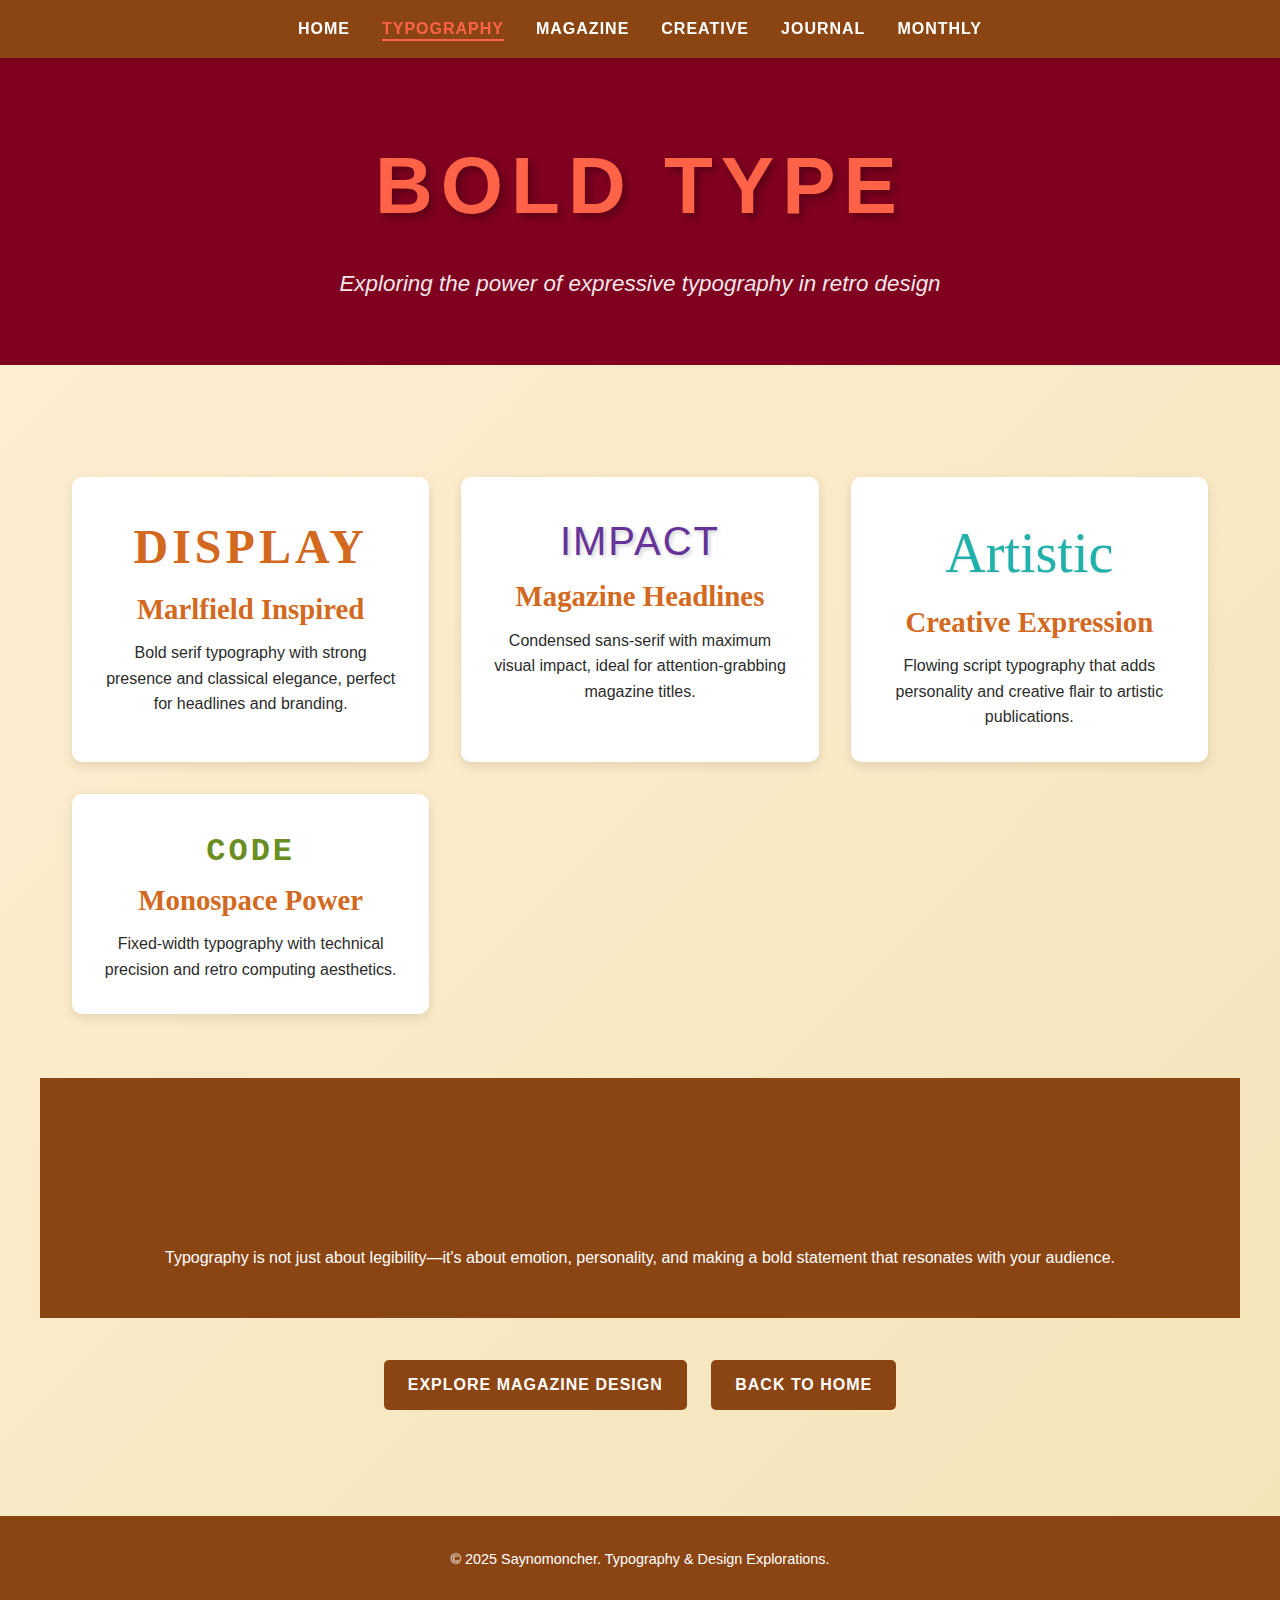
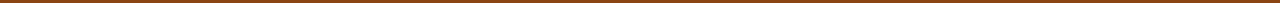
<file: typography.html>
<!DOCTYPE html>
<html lang="en">
<head>
  <meta charset="UTF-8">
  <meta name="viewport" content="width=device-width, initial-scale=1.0">
  <title>Bold Typography - Retro Vibes</title>
  <link rel="stylesheet" href="styles.css">
  <style>
    /* Typography page specific styling */
    body {
      background: linear-gradient(135deg, var(--retro-bg) 0%, #f4e4b8 100%);
      min-height: 100vh;
    }
    
    .typography-hero {
      text-align: center;
      padding: 4rem 2rem;
      background-color: var(--retro-burgundy);
      color: #fff;
      margin-bottom: 3rem;
    }
    
    .typography-hero h1 {
      font-size: 5rem;
      font-family: 'Impact', 'Arial Black', sans-serif;
      color: var(--retro-orange);
      letter-spacing: 8px;
      text-shadow: 4px 4px 8px rgba(0,0,0,0.3);
      margin-bottom: 1rem;
    }
    
    .typography-hero p {
      font-size: 1.4rem;
      font-style: italic;
      opacity: 0.9;
    }
    
    .font-showcase {
      display: grid;
      grid-template-columns: repeat(auto-fit, minmax(300px, 1fr));
      gap: 2rem;
      padding: 2rem;
    }
    
    .font-card {
      background: #fff;
      padding: 2rem;
      border-radius: 10px;
      box-shadow: 0 4px 12px rgba(0,0,0,0.1);
      text-align: center;
    }
    
    .marlfield-style {
      font-family: 'Georgia', serif;
      font-size: 3rem;
      font-weight: bold;
      color: var(--retro-primary);
      letter-spacing: 4px;
      text-transform: uppercase;
    }
    
    .display-style {
      font-family: 'Impact', 'Arial Black', sans-serif;
      font-size: 2.5rem;
      color: var(--retro-purple);
      letter-spacing: 2px;
      text-shadow: 2px 2px 4px rgba(0,0,0,0.2);
    }
    
    .script-style {
      font-family: 'Brush Script MT', cursive;
      font-size: 3.5rem;
      color: var(--retro-teal);
      text-shadow: 1px 1px 2px rgba(0,0,0,0.1);
    }
    
    .mono-style {
      font-family: 'Courier New', monospace;
      font-size: 2rem;
      color: var(--retro-olive);
      letter-spacing: 3px;
      font-weight: bold;
    }
    
    .experimental-text {
      background: var(--retro-secondary);
      color: #fff;
      padding: 3rem 2rem;
      margin: 2rem 0;
      text-align: center;
    }
    
    .experimental-text h2 {
      font-size: 4rem;
      font-family: 'Impact', sans-serif;
      transform: rotate(-2deg);
      letter-spacing: 6px;
      margin-bottom: 1rem;
    }
    
    @media (max-width: 768px) {
      .typography-hero h1 {
        font-size: 3rem;
        letter-spacing: 4px;
      }
      
      .marlfield-style {
        font-size: 2rem;
        letter-spacing: 2px;
      }
      
      .experimental-text h2 {
        font-size: 2.5rem;
        letter-spacing: 3px;
      }
    }
  </style>
</head>
<body>
  <nav>
    <ul>
      <li><a href="index.html">Home</a></li>
      <li><a href="typography.html" class="active">Typography</a></li>
      <li><a href="magazine.html">Magazine</a></li>
      <li><a href="creative.html">Creative</a></li>
      <li><a href="journal.html">Journal</a></li>
      <li><a href="monthly.html">Monthly</a></li>
    </ul>
  </nav>

  <div class="typography-hero">
    <h1>BOLD TYPE</h1>
    <p>Exploring the power of expressive typography in retro design</p>
  </div>

  <div class="container">
    <div class="font-showcase">
      <div class="font-card">
        <div class="marlfield-style">DISPLAY</div>
        <h3>Marlfield Inspired</h3>
        <p>Bold serif typography with strong presence and classical elegance, perfect for headlines and branding.</p>
      </div>
      
      <div class="font-card">
        <div class="display-style">IMPACT</div>
        <h3>Magazine Headlines</h3>
        <p>Condensed sans-serif with maximum visual impact, ideal for attention-grabbing magazine titles.</p>
      </div>
      
      <div class="font-card">
        <div class="script-style">Artistic</div>
        <h3>Creative Expression</h3>
        <p>Flowing script typography that adds personality and creative flair to artistic publications.</p>
      </div>
      
      <div class="font-card">
        <div class="mono-style">CODE</div>
        <h3>Monospace Power</h3>
        <p>Fixed-width typography with technical precision and retro computing aesthetics.</p>
      </div>
    </div>
    
    <div class="experimental-text">
      <h2>EXPERIMENTAL</h2>
      <p>Typography is not just about legibility—it's about emotion, personality, and making a bold statement that resonates with your audience.</p>
    </div>
    
    <div class="text-center">
      <a href="magazine.html" class="btn">Explore Magazine Design</a>
      <a href="index.html" class="btn">Back to Home</a>
    </div>
  </div>

  <footer>© 2025 Saynomoncher. Typography & Design Explorations.</footer>
</body>
</html>
</file>
<file: styles.css>
/* Shared Retro Styling for saynomoncher.github.io */

/* General Reset */
body, h1, h2, h3, p, nav, ul, li {
  margin: 0;
  padding: 0;
  box-sizing: border-box;
}

/* Base Body Styling */
body {
  font-family: 'Arial', sans-serif;
  font-size: 16px;
  line-height: 1.6;
  color: #2c2c2c; /* Deep gray text */
}

/* Common Retro Color Palette */
:root {
  --retro-bg: #ffefd5; /* Pale golden background */
  --retro-primary: #d2691e; /* Chocolate brown */
  --retro-secondary: #8b4513; /* Saddle brown */
  --retro-accent: #a0522d; /* Light saddle brown */
  --retro-text: #2c2c2c; /* Deep gray */
  --retro-muted: #696969; /* Dim gray */
  --retro-light: #a9a9a9; /* Dark gray */
  
  /* Additional retro colors inspired by design references */
  --retro-orange: #ff6347; /* Tomato */
  --retro-burgundy: #800020; /* Burgundy */
  --retro-olive: #6b8e23; /* Olive drab */
  --retro-teal: #20b2aa; /* Light sea green */
  --retro-purple: #663399; /* Rebecca purple variant */
}

/* Navigation Styling */
nav {
  background-color: var(--retro-secondary);
  padding: 1rem;
  position: sticky;
  top: 0;
  z-index: 100;
  box-shadow: 0 2px 4px rgba(0,0,0,0.1);
}

nav ul {
  list-style: none;
  display: flex;
  justify-content: center;
  flex-wrap: wrap;
  gap: 2rem;
}

nav a {
  color: #fff;
  text-decoration: none;
  font-weight: bold;
  font-size: 1rem;
  letter-spacing: 1px;
  text-transform: uppercase;
  transition: color 0.3s ease;
}

nav a:hover {
  color: var(--retro-bg);
}

nav a.active {
  color: var(--retro-orange);
  border-bottom: 2px solid var(--retro-orange);
  padding-bottom: 2px;
}

/* Typography */
h1 {
  font-size: 3rem;
  font-family: 'Courier New', monospace;
  color: var(--retro-primary);
  letter-spacing: 5px;
  text-align: center;
  margin-bottom: 1rem;
}

h2 {
  font-size: 2.5rem;
  font-family: 'Impact', 'Arial Black', sans-serif;
  color: var(--retro-secondary);
  letter-spacing: 3px;
  text-align: center;
  margin-bottom: 1rem;
}

h3 {
  font-size: 1.8rem;
  font-family: 'Georgia', serif;
  color: var(--retro-primary);
  margin-bottom: 0.5rem;
}

/* Button Styling */
.button, .btn {
  background-color: var(--retro-secondary);
  color: #fff;
  padding: 12px 24px;
  margin: 10px;
  border: none;
  border-radius: 5px;
  font-size: 1rem;
  font-weight: bold;
  cursor: pointer;
  text-decoration: none;
  display: inline-block;
  text-align: center;
  text-transform: uppercase;
  letter-spacing: 1px;
  transition: all 0.3s ease;
}

.button:hover, .btn:hover {
  background-color: var(--retro-accent);
  transform: translateY(-2px);
  box-shadow: 0 4px 8px rgba(0,0,0,0.2);
}

/* Container and Layout */
.container {
  max-width: 1200px;
  margin: 0 auto;
  padding: 2rem;
}

.text-center {
  text-align: center;
}

/* Footer */
footer {
  background-color: var(--retro-secondary);
  color: #fff;
  text-align: center;
  padding: 2rem;
  margin-top: 4rem;
  font-size: 0.9rem;
}

/* Responsive Design */
@media (max-width: 768px) {
  h1 {
    font-size: 2.5rem;
    letter-spacing: 3px;
  }
  
  h2 {
    font-size: 2rem;
    letter-spacing: 2px;
  }
  
  nav ul {
    gap: 1rem;
  }
  
  nav a {
    font-size: 0.9rem;
  }
  
  .container {
    padding: 1rem;
  }
}
</file>
